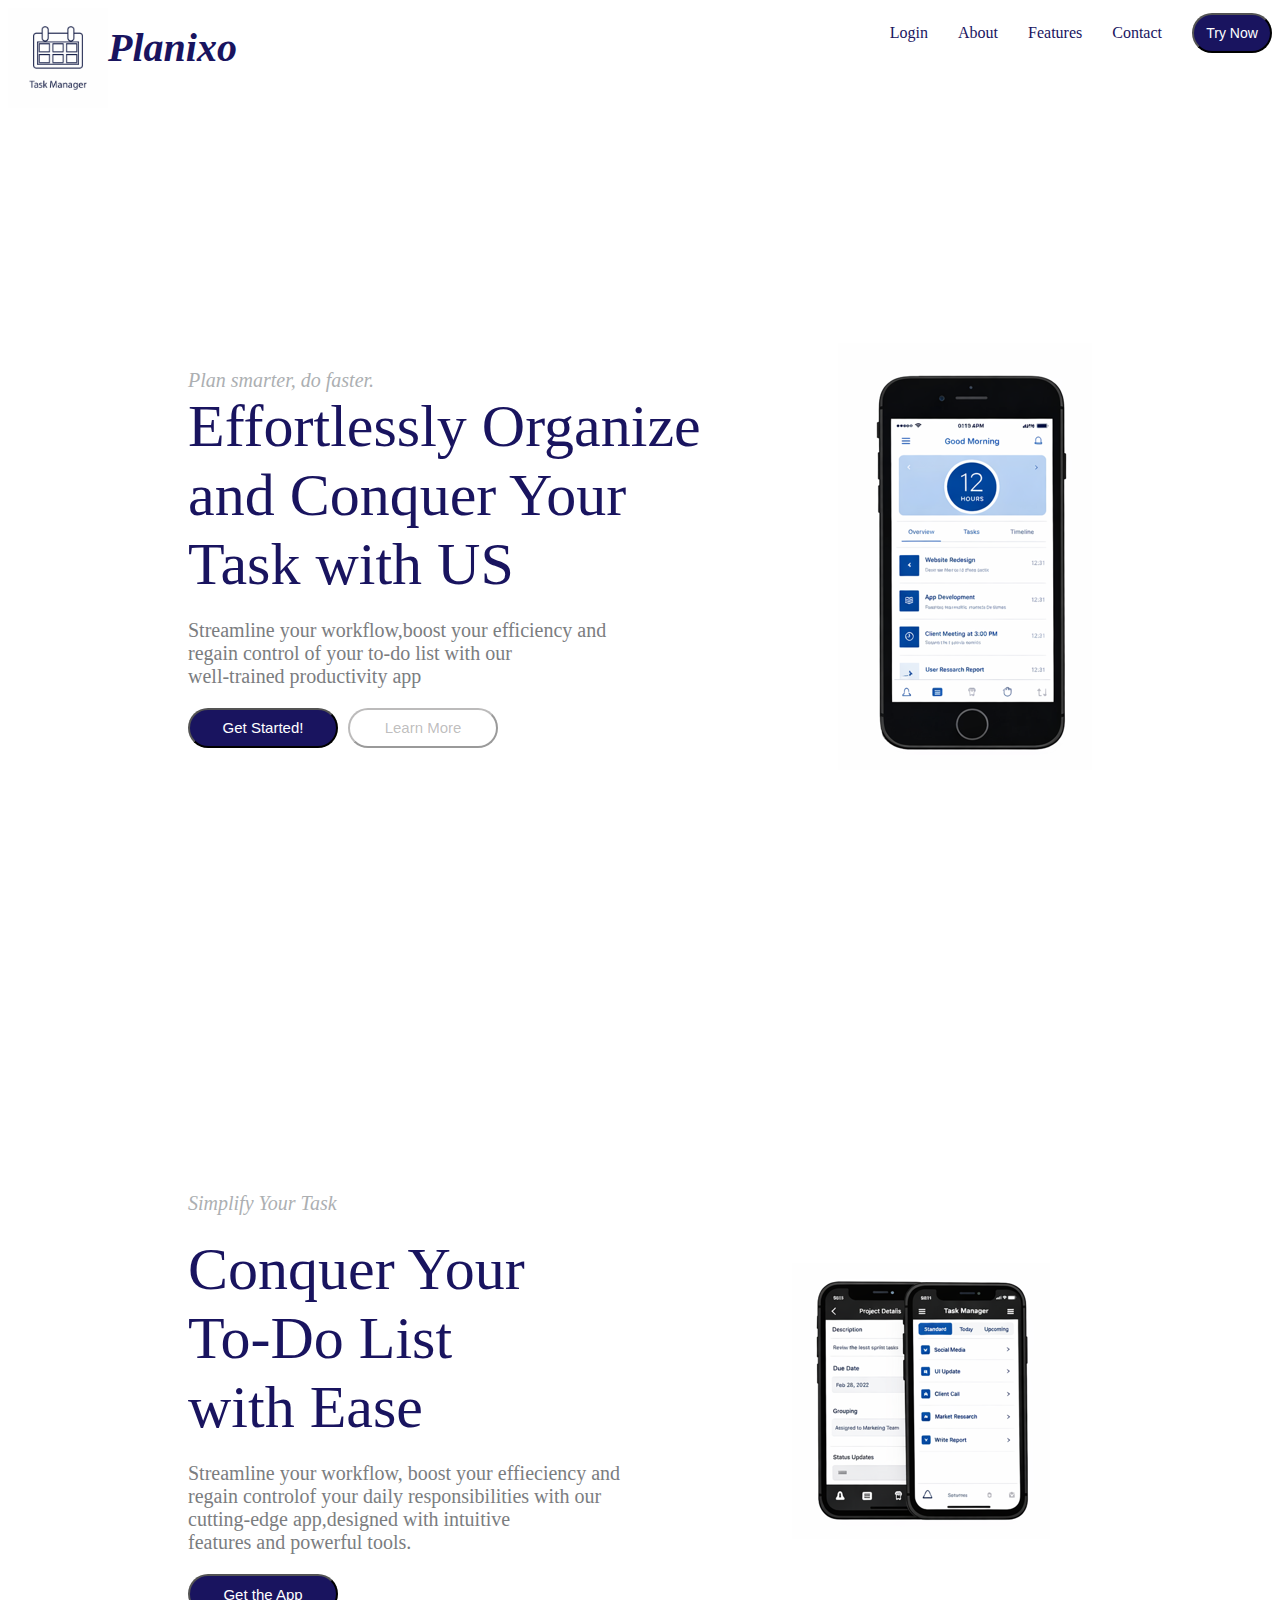
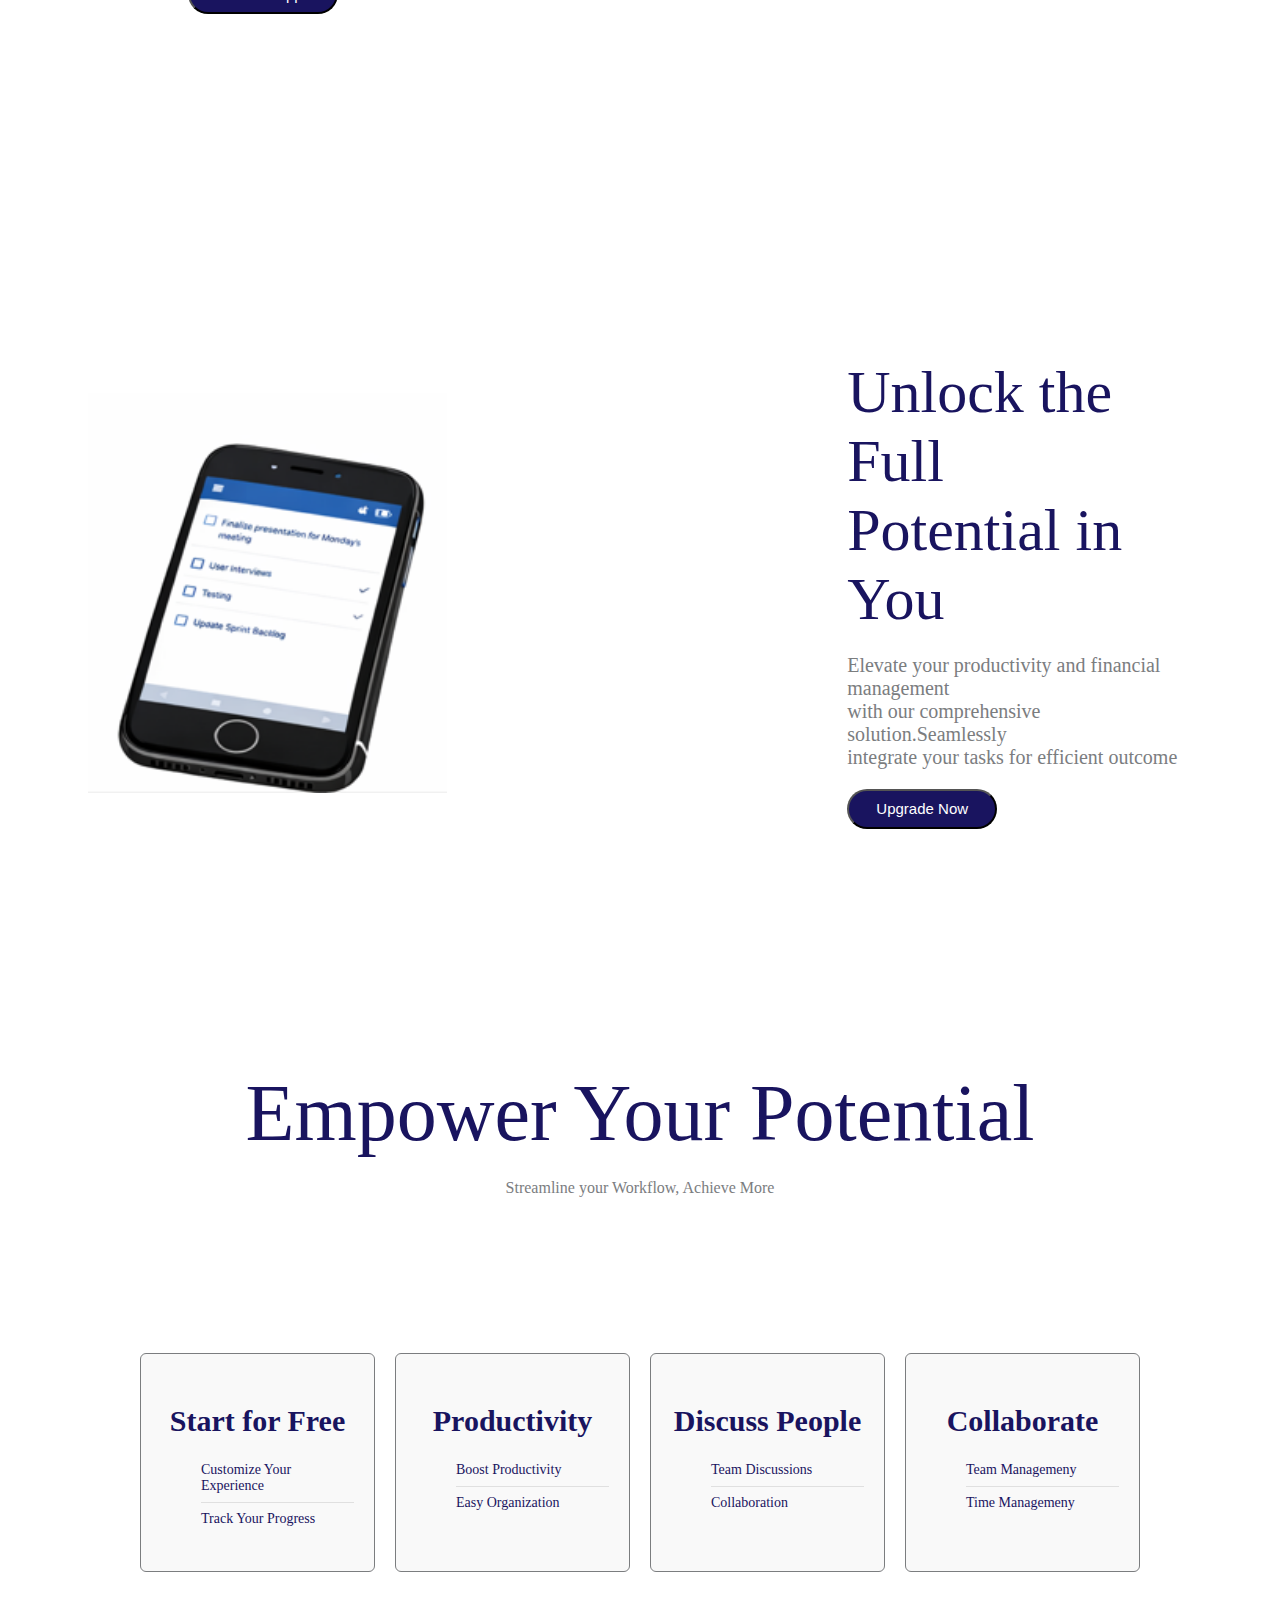
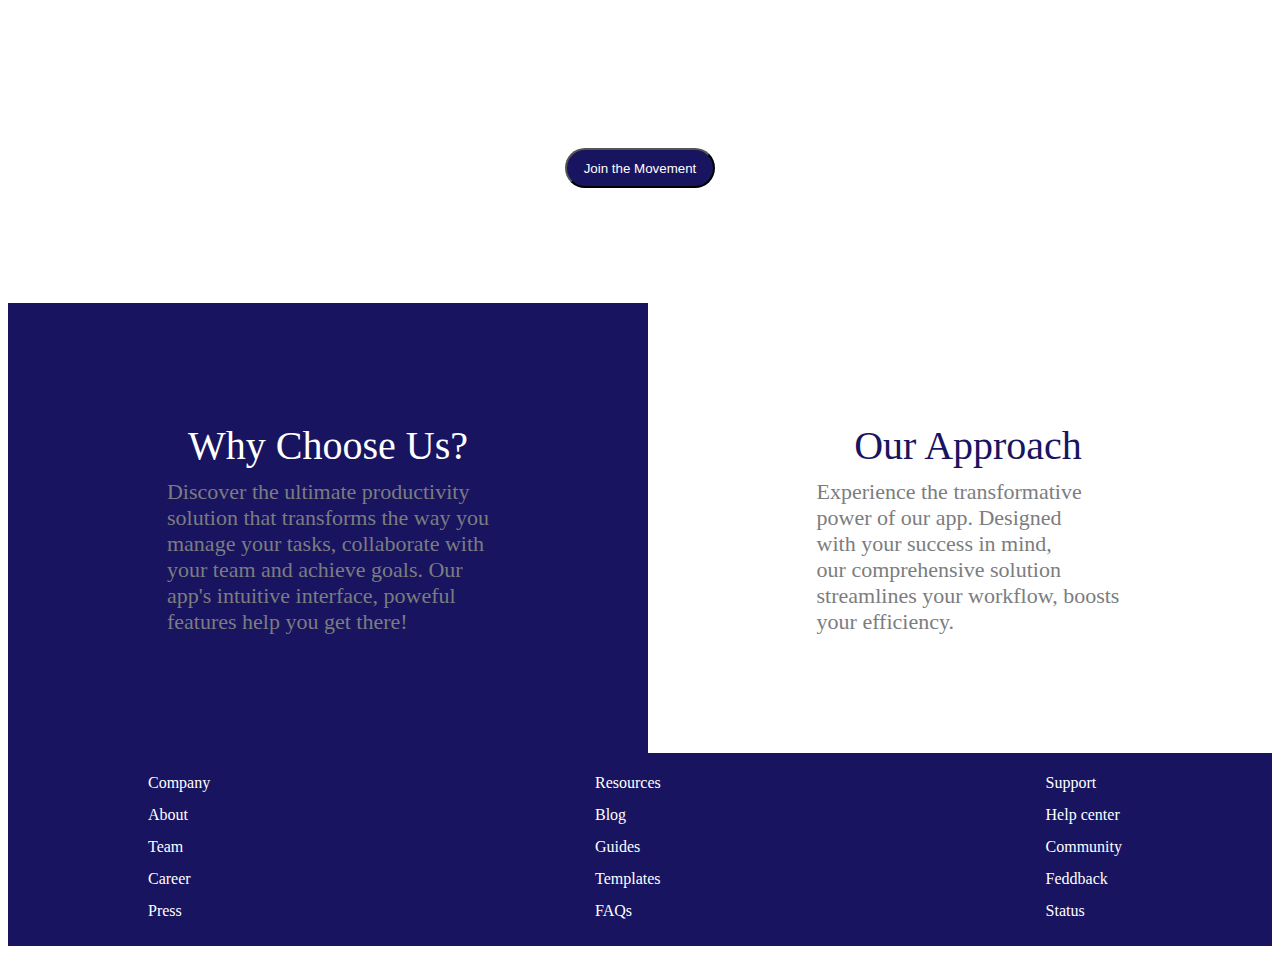
<file: index.html>
<!DOCTYPE html>
<html lang="en">
<head>
    <meta charset="UTF-8">
    <meta name="viewport" content="width=device-width, initial-scale=1.0">
    <link rel="stylesheet" href="style.css">
    <title>Document</title>
</head>
<body>
    <div class="navbar">
        <div class="logo-title">
        <img class="logo" src="img/final-logo.png">
        <h1 class="title">Planixo</h1>
        </div>
        
        
         <div class="nav-class">
        <ul class="nav-links"> 
            <li><a href="login.html">Login</a></li>
            <li><a href="#about">About</a></li>
            <li><a href="#features">Features</a></li>
            <li><a href="#contact">Contact</a></li>
        </ul>
    <a href="signup/signup.html" class="task-link">  <button class="navbtn">Try Now</button></a>
      
        </div>
    </div>
    
   <div class="pg1">
    <div class="intro">
        <p class="starter">Plan smarter, do faster.</p>
        <p  class="mainpara">
          Effortlessly Organize <br>
          and Conquer Your <br>Task with US
        </p>
        <p class="subpara">Streamline your workflow,boost your efficiency and<br>
             regain control of your to-do list with our<br>
             well-trained productivity app</p>
    <div class="btn-intro">
        <a href="signup/signup.html" class="task-link"><button id="b1">Get Started!</button></a>
        <button id="b2">Learn More</button>
    </div>

    </div>
    
    <div class="front-cir">
        <img src="img/pg1img.png">
    </div>
    </div> 

    <div class="pg2" id="about">
        <div class="pg2div">
        <div class="pg2line1">
            Simplify Your Task
        </div>
        <div class="pg2line2">Conquer Your <br>To-Do List<br>with Ease</div>
        <div class="pg2line3">Streamline your workflow, boost your effieciency and <br>
            regain controlof your daily responsibilities with our <br>
            cutting-edge app,designed with intuitive<br>
             features and powerful tools.</div>

        <button class="pg2btn">Get the App</button>
    </div>
        <div class="square">
        <img src="img/pg2img.png">
        </div>
    </div>

    <div class="pg3">
        <div class="image">
           <img src="img/pg3img.png">
        </div>
        
        <div class="pg3div">
            <div class="pg3line1">Unlock the Full<br> Potential in <br>You</div>
             <div class="pg3line2">Elevate your productivity and financial management <br>
                with our comprehensive solution.Seamlessly <br>
                integrate your tasks for efficient outcome</div>
            <button class="pg3btn">Upgrade Now</button>
            </div>
    </div>

    <div class="pg4" id="features">
        <div class="text4">
            
            <div class="pg4line1">Empower Your Potential</div>
            <div class="pg4line2">Streamline your Workflow, Achieve More</div>
        </div>

        <div class="pg4box">
            <div class="box">
               <h3>Start for Free</h3>
              <ul>
                <li>Customize Your Experience</li>
                <li>Track Your Progress</li>  
            </ul>
            </div>

            <div class="box">
                <h3>Productivity</h3>
                <ul>
                    <li>Boost Productivity</li>
                    <li>Easy Organization</li>
                </ul>  
            </div>

            <div class="box">
                <h3>Discuss People</h3>
            <ul>
                <li>Team Discussions</li>
                <li>Collaboration</li>
            </ul>
            </div>

            <div class="box">
                <h3>Collaborate</h3>
                <ul>
                    <li>Team Managemeny</li>
                    <li>Time Managemeny</li>
                </ul>
            </div>
        </div>

        <button class="pg4btn">Join the Movement</button>
    </div>

    <div class="pg5" id="contact">
        <div class="pg5text1">
            <div class="t1h1">
                Why Choose Us?
            </div>
            <div class="t1h2">
                Discover the ultimate productivity<br>
                solution that transforms the way you<br>
                manage your tasks, collaborate with<br>
                your team and achieve goals. Our <br>
                app's intuitive interface, poweful<br>
                features help you get there!
         </div>
        </div>

        <div class="pg5text2">
            <div class="t2h1">Our Approach</div>
            <div class="t2h2">
                Experience the transformative<br>
                power of our app. Designed<br>
                with your success in mind, <br>
                our comprehensive solution<br>
                streamlines your workflow, boosts <br>
                your efficiency.
            </div>
        </div>
    </div>

    <footer>
         <div class="footer-list">
               
                <ul class="f2">
                    <li><a href="#">Company</a></li>
                <li><a href="#">About</a></li>
                <li><a href="#">Team</a></li>
                <li><a href="#">Career</a></li>
                <li><a href="#">Press</a></li>
                </ul>

                <ul class="f3">
                    <li><a href="#">Resources</a></li>
                    <li><a href="#">Blog</a></li>
                    <li><a href="#">Guides</a></li>
                    <li><a href="#">Templates</a></li>
                    <li><a href="#">FAQs</a></li>
                </ul>

                <ul class="f4">
                    <li><a href="#">Support</a></li>
                    <li><a href="#">Help center</a></li>
                    <li><a href="#">Community</a></li>
                    <li><a href="#">Feddback</a></li>
                    <li><a href="#">Status</a></li>
                    
                </ul>
         </div>
    </footer>
</body>
</html>
</file>
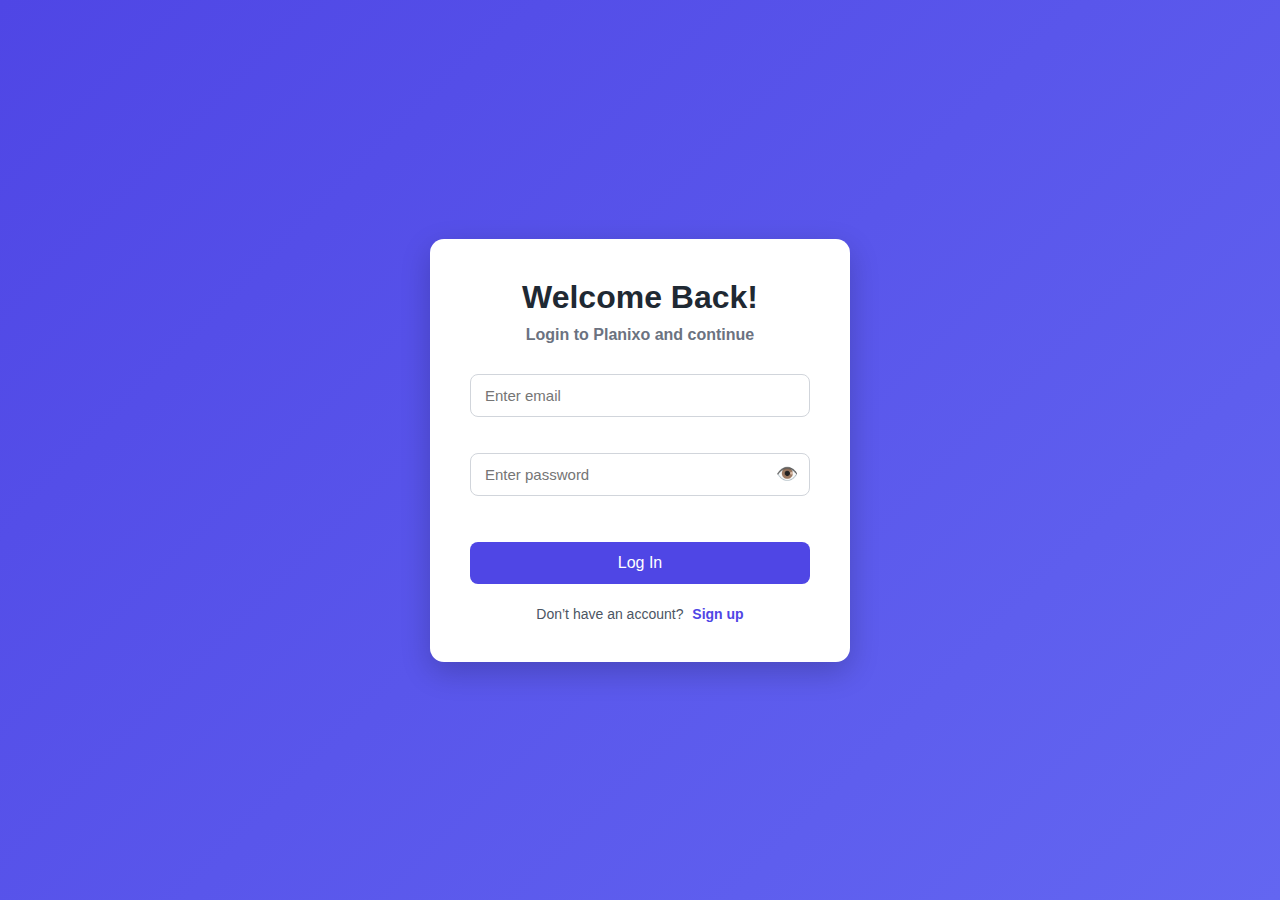
<file: login/login.html>
<!DOCTYPE html>
<html lang="en">
<head>
    <meta charset="UTF-8">
    <meta name="viewport" content="width=device-width, initial-scale=1.0">
    <title>Login Page</title>
    <link rel="stylesheet" href="login.css">
</head>

<body>

    <div class="login-container">

        <h1 class="title">Welcome Back!</h1>
        <h4 class="subtitle">Login to Planixo and continue</h4>
     
        <form id="loginForm">
            <div class="loginForm2">
        <input type="text" class="login-email" placeholder="Enter email">
          <small class="login-error" id="loginEmailError"></small>


        <div class="password-box">
  <input type="password" 
         class="login-password" 
         id="loginPassword"
         placeholder="Enter password">

  <span class="toggle-eye" onclick="togglePassword()">👁️</span>
</div>

        <small class="login-error" id="loginPasswordError"></small>

        <button type="submit" class="login-btn">Log In</button>
        </div>
</form>

<div>

<div class="login-footer">
 Don’t have an account?
      <a href="signup/signup.html">Sign up</a>
    </div>
    



  </div>
</div>
    <script src="login.js"></script>

</body>
</html>
</file>
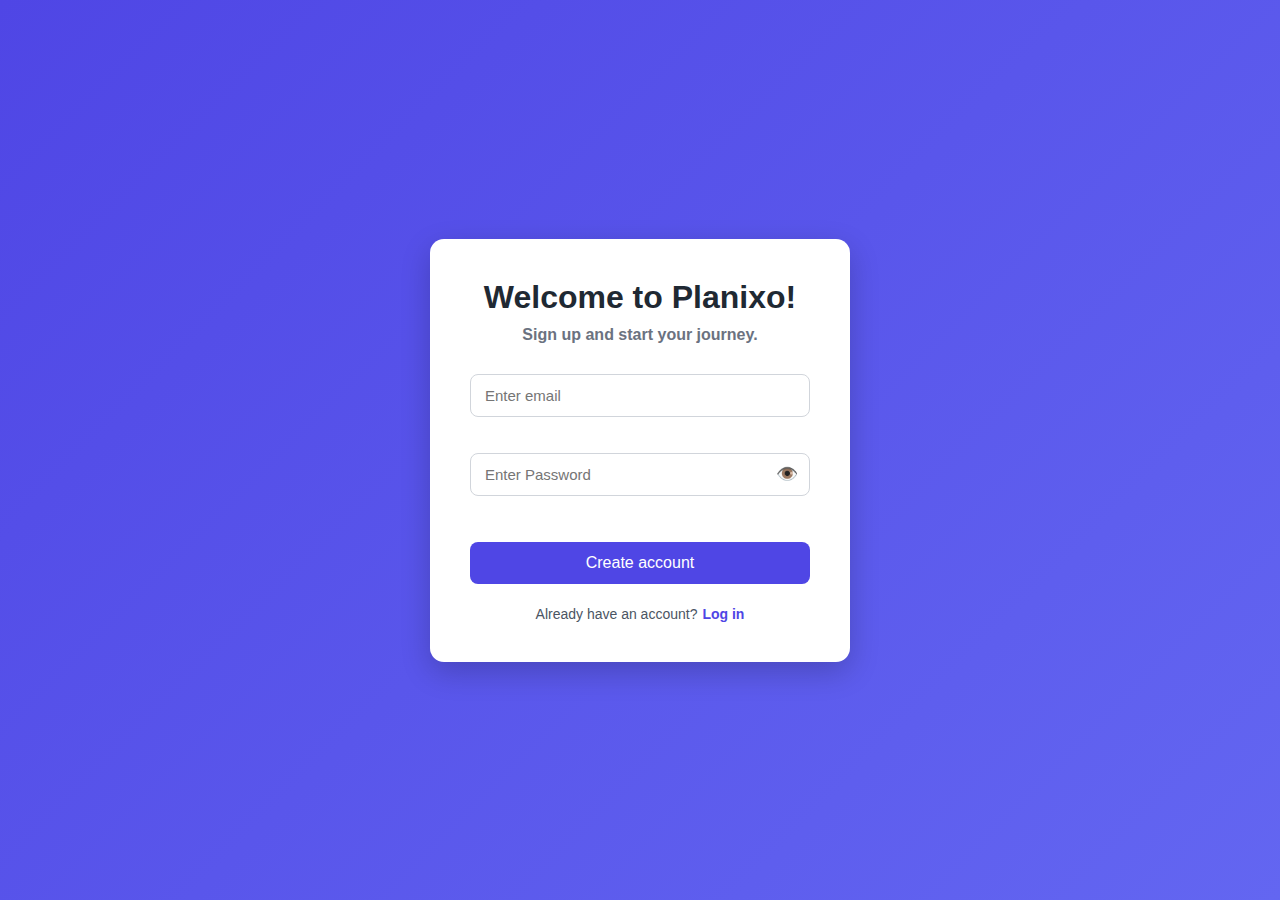
<file: signup/signup.html>
<!DOCTYPE html>
<html lang="en">
<head>
    <meta charset="UTF-8">
    <meta name="viewport" content="width=device-width, initial-scale=1.0">
    <title>Signup Page</title>
    <link rel="stylesheet" href="signup.css">
</head>

<body>
    <div class="signup">
    <div class="signup2">
        <h1 class="sign-heading1">Welcome to Planixo!</h1>
<h4 class="sign-heading2">Sign up and start your journey.</h4>

<form class="signup3" id="signupForm">
        <div class="signup3">
        <input type="text" class="email" placeholder="Enter email">
        <small class="error" id="emailError"></small>

        <div class="password-box">
  <input type="password"
         class="password"
         id="signupPassword"
         placeholder="Enter Password">

  <span class="toggle-eye" onclick="toggleSignupPassword()">👁️</span>
</div>

        <small class="error" id="passwordError"></small>

        <button type="submit">Create account</button>
        </div>
</form>
        <div class="signin">Already have an account?<a href="../login/login.html">Log in</a></div>
    </div>
    </div>


    <script src="signup.js"></script>

</body>
</html>
</file>
<file: style.css>
.navbar{
   display: flex;
   justify-content: space-between;
}

.logo{
    width:100px;
    height: 100px;

}

.intro{
    margin-left: 100px;
}
.title{
   color:#19145f;
   font-style: italic;
   font-size: 40px;
   margin-top:5px;
   padding-left: 0;
}

.logo-title{
    display: flex;
  align-items: center;
}
.subtitle{
    font-size: medium;
    color: black;
}

.nav-links{
    display:flex;
    justify-content: space-between;
    text-align: center;
    gap:30px;
    color:rgb(198, 203, 207);
    text-decoration: none;
    list-style: none;
}

.nav-links a{
    text-decoration:none;
    color:#19145f;
}
.navbtn{
    background-color: #19145f;
    color: white;
    border-radius: 999px;
    /* padding:8px 18px; */
    margin-top: 5px;
    height:40px;
    min-width:80px;
    font-size: 14px;
    cursor:pointer;
}

.nav-class{
    display: flex;
 justify-content: space-between;
 gap:30px;
}

.pg1{
display: flex;
  align-items: center;       
  justify-content: space-between;
  min-height: 100vh;        
  padding: 80px;
  box-sizing: border-box;
}

.starter{
    font-size: 20px;
    color:rgb(172, 175, 178);
    margin:0;
    font-style: italic;
}

.mainpara{
    font-size: 60px;
    color: #19145f;
 margin:0;
}

.subpara{
    font-size: 20px;
    color:rgb(123, 125, 127);
}
#b1{
    height:40px;
    width:150px;
    font-size: 15px;
    background-color: #19145f;
    color: white;
    border-radius: 999px;
}

#b2{
    width:150px;
    height:40px;
    font-size:15px;
    border-color:rgba(87, 85, 85, 0.397);
    background-color: white;
    color:rgba(87, 85, 85, 0.397);
    border-radius: 999px;
    
}

.btn-intro{
    display:flex;
    gap:10px;
      /* keeps ratio */
}
    


.front-cir{
    
    flex-shrink: 0;
    margin-right: 100px;

}

@media(max-width:900px){
    .pg1{
        flex-direction: column;
        text-align: center;
    }

    .intro{
        max-width: 55%;
    }

    .front-cir{
    margin-top: 40px;
}

}

.pg2{
    margin-top: 0%;
    display:flex;
    align-items: center;
    justify-content:space-between; 
    height: 70vh;
    padding: 80px;
}

.pg2div{
    display: flex;
    flex-direction: column;
    width:55%;
     justify-content: center;
     gap:20px;
     margin-left: 100px;
}
.pg2line1{
    font-size: 20px;
    color:rgb(172, 175, 178);
    margin:0;
    font-style: italic;

}

.pg2line2{
 font-size: 60px;
    color:#19145f;
    margin:0;
}

.pg2line3{
     font-size: 20px;
    color:rgb(123, 125, 127);
}

.pg2btn{
    height:40px;
    width:150px;
    font-size: 15px;
    background-color: #19145f;
    color: white;
    border-radius: 999px;

}

.square{
    width: 400px;
    height:800px;
    flex-shrink: 0;
    margin: right 100px;
    align-items: center;
    align-content: center;
}

.pg3{
    display:flex;
    align-items: center;
    justify-content: space-between;
    height: 70vh;
    padding: 80px; 
    margin-top: 0;
}

.image{
    display: flex;
    width:400px;
    height: 400px;
}

.pg3div{
    display:flex;
    flex-direction: column;
    width:55%;
     gap:20px;
    padding-left: 400px;
}

.pg3line1{
    color:#19145f;
    font-size: 60px;

}

.pg3line2{
     font-size: 20px;
    color:rgb(123, 125, 127);
}

.pg3btn{
     height:40px;
    width:150px;
    font-size: 15px;
    background-color: #19145f;
    color: white;
    border-radius: 999px;
}

.pg4{
    display:flex;
    align-items: center;
    justify-content: center;
    height:80vh;
    padding:80px;
    flex-direction: column;
    margin-top: 0%;
}

.text4{
    display:flex;
    flex-direction:column;

}

.pg4line1{
    color: #19145f;
    font-size: 80px;
    
}

.pg4line2{
    color:rgb(123, 125, 127);
    text-align: center;
    margin-top: 20px;
}

.pg4btn{
    background-color: #19145f;
    color:white;
    width:150px;
    height: 40px;
    border-radius: 999px;
    margin-top: 20px;
}

.pg4box{
    display:flex;
    flex-direction: row;
    margin-top: 20px;
}

.pg4box{
    display:grid;
    /* new thing */
    grid-template-columns: repeat(auto-fit, minmax(220px, 1fr));
   gap:20px;
   max-width: 1000px;
   margin:auto;
}

.box{
    text-decoration: none;
    text-align: left;
    border: 1px solid rgb(123, 125, 127);
    border-radius: 6px;
    padding: 20px;
    text-align: left;
    background-color: #f9f9f9;
color:#19145f;
}

.box h3{
    font-size:30px;
    margin-bottom: 15px;
    font-weight: bold;
    text-align: center;
}

.box ul{
    list-style: none;
}

.box li{
    font-size:14px;
    padding:8px 0;
    border-bottom:1px solid #e0e0e0;
}

.box li:last-child{
    border-bottom: none;
}

.pg5{
    display:flex;
    justify-content: center;
    align-items: center;
    width:100vw;
    height:40vh;
    padding-top: 80px;
}

.pg5text1{
    display: flex;
    justify-content: center;
    align-items: center;
    background-color: #19145f;
    flex-direction: column;
    min-width: 50vw;
    height: 50vh;
    gap:10px;
}

.t1h1{
    font-size: 40px;
    color:white;
    align-items: left;
}

.t1h2{
    font-size: 22px;
    color:rgb(123, 125, 127);
}

.pg5text2{
    display: flex;
    justify-content: center;
    align-items: center;

    background-color: rgb(255, 255, 255);
    flex-direction: column;
    min-width: 50vw;
    height: 50vh;
    gap:10px;
}

.t2h1{
    font-size: 40px;
    color:#19145f;
}

.t2h2{ font-size: 22px;
    color:rgb(123, 125, 127);
}

.footer-list{
    display: flex;
    align-items: center;
    justify-content: space-between;
    background-color: #19145f;
    color:white;
    padding:50px;
    padding-bottom:10px;
    text-decoration: none;
}
.footer-list a {
 text-decoration: none;
  color: inherit;          /* same color as text */
  padding-left: 50px;
  padding-right:100px;
}
.f1{
    display: flex;
    flex-direction: column;
    height: 200px;
    width: 200px;
}

.f2{
     display: flex;
    flex-direction: column;
    list-style: none;
    gap:14px;
}

.f3{
    
     display: flex;
    flex-direction: column;
    list-style: none;
     gap:14px;
}
.f4{
    
     display: flex;
    flex-direction: column;
    list-style: none;
     gap:14px;
}


html{
  scroll-behavior: smooth;
}

@media (max-width: 768px) {

  .navbar {
    flex-direction: column;
    align-items: center;
    gap: 10px;
  }

  .nav-links {
    flex-direction: column;
    gap: 15px;
  }

  .title {
    font-size: 28px;
  }

  .pg1 {
    flex-direction: column;
    padding: 40px 20px;
    text-align: center;
  }

  .intro {
    margin-left: 0;
    max-width: 100%;
  }

  .mainpara {
    font-size: 36px;
  }

  .subpara {
    font-size: 16px;
  }

  .btn-intro {
    justify-content: center;
    flex-wrap: wrap;
  }

  .front-cir {
    margin: 30px 0 0 0;
  }

  .pg2 {
    flex-direction: column;
    padding: 40px 20px;
    height: auto;
    text-align: center;
  }

  .pg2div {
    width: 100%;
    margin-left: 0;
  }

  .pg2line2 {
    font-size: 36px;
  }

  .square {
    width: 100%;
    height: auto;
    margin-top: 30px;
  }

  .pg3 {
    flex-direction: column;
    padding: 40px 20px;
    height: auto;
    text-align: center;
  }

  .pg3div {
    width: 100%;
    padding-left: 0;
  }

  .pg3line1 {
    font-size: 36px;
  }

  .image {
    width: 100%;
    height: auto;
    margin-bottom: 20px;
  }

  .pg4 {
    padding: 40px 20px;
    height: auto;
  }

  .pg4line1 {
    font-size: 40px;
    text-align: center;
  }

  .pg4line2 {
    font-size: 16px;
  }

  .pg4box {
    grid-template-columns: 1fr;
  }

  .pg5 {
    flex-direction: column;
    height: auto;
    padding: 0;
  }

  .pg5text1,
  .pg5text2 {
    min-width: 100%;
    height: auto;
    padding: 40px 20px;
    text-align: center;
  }

  .t1h1,
  .t2h1 {
    font-size: 28px;
  }

  .t1h2,
  .t2h2 {
    font-size: 16px;
  }

  .footer-list {
    flex-direction: column;
    align-items: flex-start;
    gap: 30px;
    padding: 40px 20px;
  }

  .footer-list a {
    padding: 0;
  }

}
</file>
<file: login/login.css>
*{
    margin:0;
    padding:0;
    box-sizing:border-box;
    font-family: "Segoe UI", sans-serif;
}

body{
    height:100vh;
    background: linear-gradient(135deg, #4f46e5, #6366f1);
    display:flex;
    justify-content:center;
    align-items:center;
}

.login-container{
    width:100%;
    max-width:420px;
    background:#ffffff;
    padding:40px;
    border-radius:14px;
    box-shadow:0 10px 30px rgba(0,0,0,0.2);
    text-align:center;
}
.title{
    font-size:32px;
    color:#1f2933;
    margin-bottom:10px;
}

.subtitle{
    font-size:16px;
    color:#6b7280;
    margin-bottom:30px;
}

.loginForm2{
    display:flex;
    flex-direction:column;
    gap:18px;
}

.loginForm2 input{
    width:100%;
    padding:12px 14px;
    border:1px solid #d1d5db;
    border-radius:8px;
    font-size:15px;
    outline:none;
    transition:0.3s;
}

.loginForm2 input:focus{
    border-color:#4f46e5;
    box-shadow:0 0 0 2px rgba(79,70,229,0.2);
}

.loginForm2 button{
    margin-top:10px;
    padding:12px;
    background:#4f46e5;
    color:white;
    border:none;
    border-radius:8px;
    font-size:16px;
    cursor:pointer;
    transition:0.3s;
}

.loginForm2 button:hover{
    background:#4338ca;
}

.login-footer{
    margin-top:22px;
    font-size:14px;
    color:#4b5563;
}

.login-footer a{
    color:#4f46e5;
    text-decoration:none;
    font-weight:600;
    margin-left:5px;
}

.login-footer a:hover{
    text-decoration:underline;
}

.password-box{
  position:relative;
  width:100%;
}

.toggle-eye{
  position:absolute;
  right:12px;
  top:50%;
  transform:translateY(-50%);
  cursor:pointer;
  font-size:18px;
  color:#6b7280;
  user-select:none;
}

.password-box input{
  padding-right:40px;
}

.login-error{
  color:red;
  font-size:13px;
  text-align:left;
  margin-top:-10px;
  margin-bottom:10px;
  display:block;
}
/* ========== MOBILE RESPONSIVE ========== */

@media (max-width: 480px) {

  body {
    padding: 15px;
  }

  .login-container {
    padding: 25px 20px;
    border-radius: 12px;
  }

  .title {
    font-size: 24px;
  }

  .subtitle {
    font-size: 14px;
    margin-bottom: 20px;
  }

  .loginForm2 {
    gap: 14px;
  }

  .loginForm2 input {
    padding: 10px 12px;
    font-size: 14px;
  }

  .loginForm2 button {
    font-size: 14px;
    padding: 10px;
  }

  .login-footer {
    font-size: 13px;
    text-align: center;
  }

  .toggle-eye {
    font-size: 16px;
  }

}
</file>
<file: signup/signup.css>
*{
    margin:0;
    padding:0;
    box-sizing:border-box;
    font-family: "Segoe UI", sans-serif;
}

body{
    height:100vh;
    background: linear-gradient(135deg, #4f46e5, #6366f1);
    display:flex;
    justify-content:center;
    align-items:center;
}

.signup{
    width:100%;
    max-width:420px;
    background:#ffffff;
    padding:40px;
    border-radius:14px;
    box-shadow:0 10px 30px rgba(0,0,0,0.2);
}

.signup2{
    text-align:center;
}

.sign-heading1{
    font-size:32px;
    color:#1f2933;
    margin-bottom:10px;
}

.sign-heading2{
    font-size:16px;
    color:#6b7280;
    margin-bottom:30px;
}

.signup3{
    display:flex;
    flex-direction:column;
    gap:18px;
}

.signup3 input{
    width:100%;
    padding:12px 14px;
    border:1px solid #d1d5db;
    border-radius:8px;
    font-size:15px;
    outline:none;
    transition:0.3s;
}

.signup3 input:focus{
    border-color:#4f46e5;
    box-shadow:0 0 0 2px rgba(79,70,229,0.2);
}

.signup3 button{
    margin-top:10px;
    padding:12px;
    background:#4f46e5;
    color:white;
    border:none;
    border-radius:8px;
    font-size:16px;
    cursor:pointer;
    transition:0.3s;
}

.signup3 button:hover{
    background:#4338ca;
}
.signin{
    margin-top:22px;
    font-size:14px;
    color:#4b5563;
}

.signin a{
    color:#4f46e5;
    text-decoration:none;
    font-weight:600;
    margin-left:5px;
}

.signin a:hover{
    text-decoration:underline;
}
.password-box{
  position:relative;
  width:100%;
}

.toggle-eye{
  position:absolute;
  right:12px;
  top:50%;
  transform:translateY(-50%);
  cursor:pointer;
  font-size:18px;
  color:#6b7280;
  user-select:none;
}

.password-box input{
  padding-right:40px;
}

.error{
  color:red;
  font-size:13px;
  text-align:left;
  margin-top:-10px;
  margin-bottom:10px;
  display:block;
}
/* ========== MOBILE RESPONSIVE ========== */

@media (max-width: 480px) {

  body {
    padding: 15px;
  }

  .signup {
    padding: 25px 20px;
    border-radius: 12px;
  }

  .sign-heading1 {
    font-size: 24px;
  }

  .sign-heading2 {
    font-size: 14px;
    margin-bottom: 20px;
  }

  .signup3 {
    gap: 14px;
  }

  .signup3 input {
    padding: 10px 12px;
    font-size: 14px;
  }

  .signup3 button {
    font-size: 14px;
    padding: 10px;
  }

  .signin {
    font-size: 13px;
    text-align: center;
  }

  .toggle-eye {
    font-size: 16px;
  }

}
</file>
